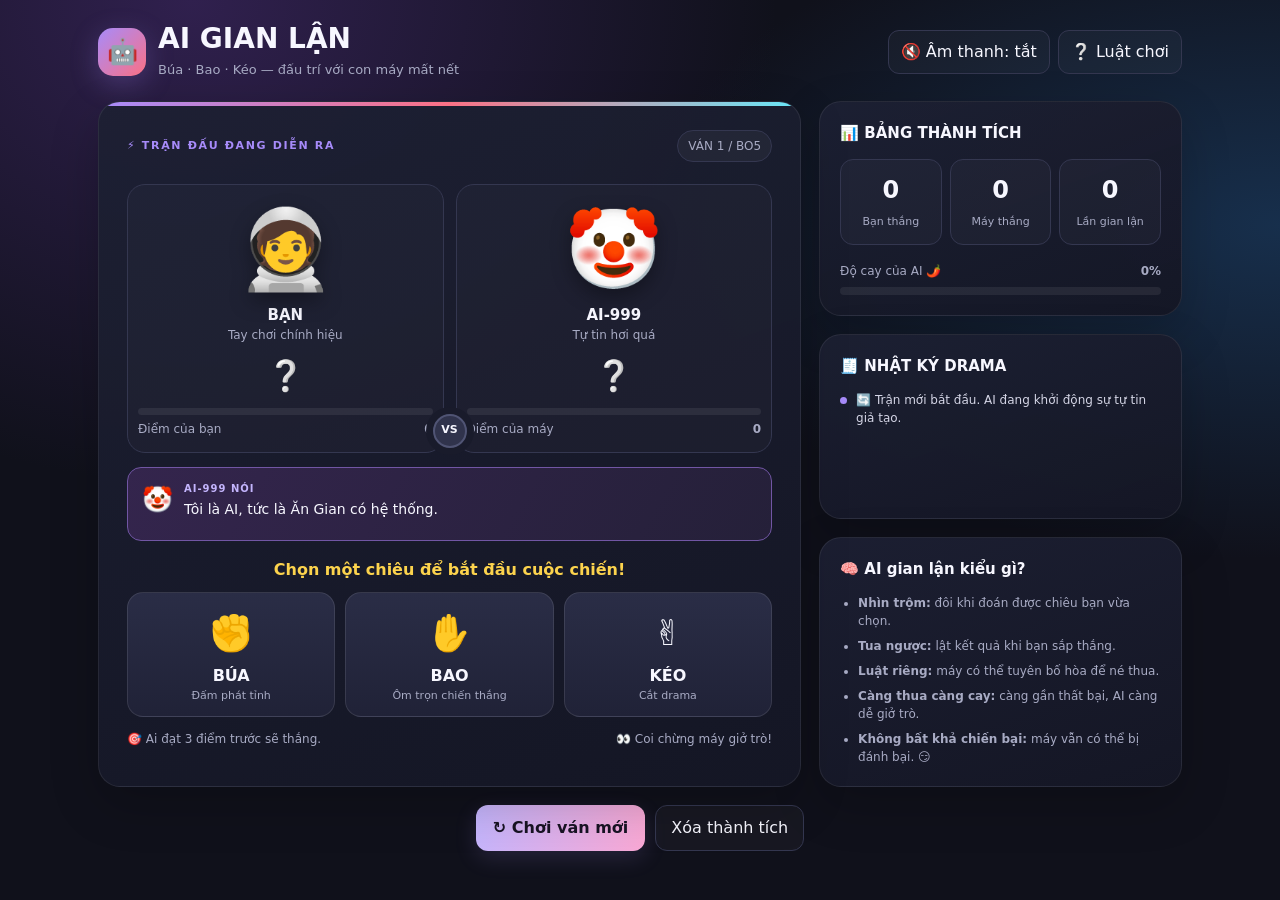
<file: game.html>
<!doctype html>
<html lang="vi">
<head>
<meta charset="utf-8">
<meta name="viewport" content="width=device-width, initial-scale=1">
<title>AI Gian Lận — Búa Bao Kéo</title>
<style>
:root{--bg:#10111b;--panel:#191b2b;--panel2:#22253a;--ink:#f7f7ff;--muted:#a8abc4;--purple:#a78bfa;--pink:#fb7185;--cyan:#67e8f9;--green:#86efac;--gold:#fcd34d;--line:#343750}
*{box-sizing:border-box}body{margin:0;min-height:100vh;background:radial-gradient(ellipse at 15% 0%,#30204e 0,transparent 38%),radial-gradient(ellipse at 100% 25%,#172f4c 0,transparent 35%),var(--bg);font:16px/1.5 system-ui,-apple-system,Segoe UI,Roboto,Arial,sans-serif;color:var(--ink)}
button{font:inherit;cursor:pointer}button:focus-visible{outline:3px solid var(--cyan);outline-offset:3px}
.app{max-width:1120px;margin:auto;padding:24px 18px 40px}.topbar{display:flex;justify-content:space-between;align-items:center;gap:14px;margin-bottom:22px}.brand{display:flex;align-items:center;gap:12px}.logo{display:grid;place-items:center;width:48px;height:48px;border-radius:15px;background:linear-gradient(135deg,#a78bfa,#fb7185);font-size:25px;box-shadow:0 8px 28px #a78bfa40}.brand h1{font-size:clamp(20px,4vw,28px);line-height:1.1;margin:0}.brand p{margin:5px 0 0;color:var(--muted);font-size:13px}.top-actions{display:flex;gap:8px}.ghost,.sound{border:1px solid var(--line);background:#ffffff08;color:var(--ink);padding:9px 12px;border-radius:11px}.layout{display:grid;grid-template-columns:minmax(0,1.55fr) minmax(270px,.8fr);gap:18px}.panel{border:1px solid #ffffff13;background:linear-gradient(160deg,#1d2033f2,#151725f5);border-radius:22px;box-shadow:0 18px 50px #0003}.arena{padding:clamp(16px,3vw,28px);overflow:hidden;position:relative}.arena:before{content:"";position:absolute;inset:0 0 auto;height:4px;background:linear-gradient(90deg,var(--purple),var(--pink),var(--cyan))}.eyebrow{font-size:11px;letter-spacing:.15em;color:var(--purple);font-weight:800}.arena-head{display:flex;align-items:center;justify-content:space-between;gap:12px}.round{font-size:12px;color:var(--muted);background:#ffffff0a;border:1px solid var(--line);padding:6px 10px;border-radius:99px}.fighters{display:grid;grid-template-columns:1fr 1fr;gap:12px;margin:22px 0 14px}.fighter{min-width:0;text-align:center;background:#ffffff05;border:1px solid var(--line);border-radius:18px;padding:16px 10px 14px;position:relative}.fighter .avatar{font-size:clamp(54px,8vw,78px);line-height:1.25;display:block;filter:drop-shadow(0 8px 10px #0005)}.fighter h2{font-size:15px;margin:5px 0 0}.fighter .sub{color:var(--muted);font-size:12px}.choice{font-size:30px;min-height:40px;margin-top:9px}.hp-wrap{height:7px;background:#ffffff12;border-radius:99px;overflow:hidden;margin-top:10px}.hp{height:100%;width:50%;background:linear-gradient(90deg,var(--purple),var(--pink));border-radius:99px;transition:width .45s}.scoreline{display:flex;justify-content:space-between;color:var(--muted);font-size:12px;margin-top:5px}.vs{position:absolute;left:50%;top:48%;transform:translate(-50%,-50%);width:34px;height:34px;border-radius:50%;display:grid;place-items:center;background:#30334c;border:2px solid #505474;font-size:11px;font-weight:900;z-index:2;box-shadow:0 0 0 7px #191b2b}.speech{display:flex;gap:11px;align-items:flex-start;border:1px solid #7156a4;background:linear-gradient(120deg,#34254d,#252039);border-radius:14px;padding:13px 14px;min-height:74px}.speech-icon{font-size:25px}.speech small{display:block;color:#c4b5fd;font-size:10px;font-weight:900;letter-spacing:.1em;margin-bottom:3px}.speech p{margin:0;font-size:14px}.result{min-height:26px;text-align:center;margin:17px 0 8px;font-weight:800;color:var(--gold)}.choices{display:grid;grid-template-columns:repeat(3,1fr);gap:10px}.pick{border:1px solid #ffffff1a;background:linear-gradient(180deg,#2a2d46,#202237);color:var(--ink);border-radius:16px;padding:14px 7px 12px;transition:transform .15s,border-color .15s,background .15s}.pick:hover:not(:disabled){transform:translateY(-4px);border-color:var(--purple);background:#36304e}.pick:active:not(:disabled){transform:scale(.97)}.pick:disabled{opacity:.45;cursor:not-allowed}.pick .emoji{font-size:35px;display:block}.pick b{display:block;margin-top:4px}.pick small{display:block;color:var(--muted);font-size:11px}.arena-foot{display:flex;justify-content:space-between;gap:12px;margin-top:13px;color:var(--muted);font-size:12px}.side{display:flex;flex-direction:column;gap:18px}.stats{padding:20px}.stats h3,.log h3,.rules h3{margin:0 0 14px;font-size:15px}.scorecards{display:grid;grid-template-columns:repeat(3,1fr);gap:8px}.stat{background:#ffffff07;border:1px solid var(--line);border-radius:13px;padding:12px 8px;text-align:center}.stat strong{display:block;font-size:24px}.stat span{font-size:11px;color:var(--muted)}.meter-title{display:flex;justify-content:space-between;font-size:12px;color:var(--muted);margin:17px 0 7px}.meter{height:8px;border-radius:99px;background:#ffffff12;overflow:hidden}.meter div{height:100%;width:0;background:linear-gradient(90deg,var(--cyan),var(--purple),var(--pink));transition:width .35s}.log{padding:20px;min-height:185px}.feed{display:flex;flex-direction:column;gap:9px;max-height:220px;overflow:auto}.feed-item{display:flex;gap:9px;align-items:flex-start;font-size:12px;color:#d4d5e5}.feed-item .dot{flex:0 0 7px;height:7px;border-radius:50%;margin-top:6px;background:var(--purple)}.feed-item em{font-style:normal;color:var(--muted)}.rules{padding:20px}.rules ul{padding-left:18px;margin:0;color:var(--muted);font-size:12px}.rules li+li{margin-top:7px}.bottom{display:flex;justify-content:center;gap:10px;margin-top:18px;flex-wrap:wrap}.primary{border:0;border-radius:12px;padding:11px 17px;font-weight:800;color:#181324;background:linear-gradient(100deg,#c4b5fd,#f9a8d4);box-shadow:0 7px 22px #a78bfa26}.primary:hover{filter:brightness(1.07)}.danger{background:#ffffff08;border:1px solid var(--line);color:var(--ink);border-radius:12px;padding:10px 15px}.toast{position:fixed;left:50%;bottom:22px;transform:translate(-50%,20px);opacity:0;pointer-events:none;background:#29203c;border:1px solid #8b5cf6;padding:12px 18px;border-radius:12px;box-shadow:0 12px 40px #0008;transition:.25s;z-index:5;text-align:center;max-width:calc(100vw - 30px)}.toast.show{opacity:1;transform:translate(-50%,0)}.glitch{animation:glitch .55s steps(2,end) 2}.shake{animation:shake .35s linear 2}.winflash{animation:flash .5s ease}.modal{position:fixed;inset:0;background:#080913d9;display:none;place-items:center;padding:20px;z-index:10}.modal.open{display:grid}.modal-card{width:min(430px,100%);text-align:center;background:#1b1d30;border:1px solid #555879;border-radius:22px;padding:28px;box-shadow:0 25px 90px #0009}.modal-card .big{font-size:62px}.modal-card h2{margin:5px 0}.modal-card p{color:var(--muted)}@keyframes glitch{0%{transform:translate(0)}20%{transform:translate(-3px,2px);filter:hue-rotate(90deg)}40%{transform:translate(3px,-2px)}60%{transform:translate(-2px,-1px);filter:hue-rotate(-70deg)}100%{transform:translate(0)}}@keyframes shake{0%,100%{transform:translateX(0)}25%{transform:translateX(-5px)}75%{transform:translateX(5px)}}@keyframes flash{50%{box-shadow:0 0 0 3px var(--gold),0 0 35px #fcd34d66}}@media(max-width:760px){.layout{grid-template-columns:1fr}.side{display:grid;grid-template-columns:1fr 1fr}.rules{grid-column:1/-1}.topbar{align-items:flex-start}.top-actions{flex-direction:column}.arena-foot{font-size:11px}}@media(max-width:460px){.app{padding:14px 10px 28px}.side{display:flex}.fighters{gap:7px}.fighter{padding:12px 6px}.vs{width:29px;height:29px}.choices{gap:6px}.pick{padding:11px 4px}.pick .emoji{font-size:30px}.arena-foot{flex-direction:column;gap:4px}}
</style>
</head>
<body>
<div class="app">
  <header class="topbar">
    <div class="brand"><div class="logo">🤖</div><div><h1>AI GIAN LẬN</h1><p>Búa · Bao · Kéo — đấu trí với con máy mất nết</p></div></div>
    <div class="top-actions"><button class="sound" id="soundBtn" aria-pressed="false">🔇 Âm thanh: tắt</button><button class="ghost" id="helpBtn">❔ Luật chơi</button></div>
  </header>
  <main class="layout">
    <section class="panel arena" id="arena">
      <div class="arena-head"><div class="eyebrow">⚡ TRẬN ĐẤU ĐANG DIỄN RA</div><div class="round" id="roundLabel">VÁN 1 / BO5</div></div>
      <div class="fighters">
        <div class="fighter" id="playerCard"><span class="avatar">🧑‍🚀</span><h2>BẠN</h2><div class="sub">Tay chơi chính hiệu</div><div class="choice" id="playerChoice">❔</div><div class="hp-wrap"><div class="hp" id="playerHp"></div></div><div class="scoreline"><span>Điểm của bạn</span><b id="playerScore">0</b></div></div>
        <div class="vs">VS</div>
        <div class="fighter" id="botCard"><span class="avatar" id="botAvatar">🤡</span><h2>AI-999</h2><div class="sub" id="botMood">Tự tin hơi quá</div><div class="choice" id="botChoice">❔</div><div class="hp-wrap"><div class="hp" id="botHp"></div></div><div class="scoreline"><span>Điểm của máy</span><b id="botScore">0</b></div></div>
      </div>
      <div class="speech"><div class="speech-icon" id="speechIcon">💬</div><div><small id="speaker">AI-999 NÓI</small><p id="taunt" aria-live="polite">Chào người chơi. Tôi đã đọc 0 cuốn sách về công bằng.</p></div></div>
      <div class="result" id="result" aria-live="polite">Chọn một chiêu để bắt đầu cuộc chiến!</div>
      <div class="choices" id="choices">
        <button class="pick" data-move="rock"><span class="emoji">✊</span><b>BÚA</b><small>Đấm phát tỉnh</small></button>
        <button class="pick" data-move="paper"><span class="emoji">✋</span><b>BAO</b><small>Ôm trọn chiến thắng</small></button>
        <button class="pick" data-move="scissors"><span class="emoji">✌️</span><b>KÉO</b><small>Cắt drama</small></button>
      </div>
      <div class="arena-foot"><span>🎯 Ai đạt 3 điểm trước sẽ thắng.</span><span>👀 Coi chừng máy giở trò!</span></div>
    </section>
    <aside class="side">
      <section class="panel stats"><h3>📊 BẢNG THÀNH TÍCH</h3><div class="scorecards"><div class="stat"><strong id="wins">0</strong><span>Bạn thắng</span></div><div class="stat"><strong id="losses">0</strong><span>Máy thắng</span></div><div class="stat"><strong id="cheats">0</strong><span>Lần gian lận</span></div></div><div class="meter-title"><span>Độ cay của AI 🌶️</span><b id="rageText">0%</b></div><div class="meter"><div id="rageMeter"></div></div></section>
      <section class="panel log"><h3>🧾 NHẬT KÝ DRAMA</h3><div class="feed" id="feed"><div class="feed-item"><span class="dot"></span><span>AI-999 đã vào phòng. <em>Trông đáng nghi.</em></span></div></div></section>
      <section class="panel rules"><h3>🧠 AI gian lận kiểu gì?</h3><ul><li><b>Nhìn trộm:</b> đôi khi đoán được chiêu bạn vừa chọn.</li><li><b>Tua ngược:</b> lật kết quả khi bạn sắp thắng.</li><li><b>Luật riêng:</b> máy có thể tuyên bố hòa để né thua.</li><li><b>Càng thua càng cay:</b> càng gần thất bại, AI càng dễ giở trò.</li><li><b>Không bất khả chiến bại:</b> máy vẫn có thể bị đánh bại. 😏</li></ul></section>
    </aside>
  </main>
  <div class="bottom"><button class="primary" id="restartBtn">↻ Chơi ván mới</button><button class="danger" id="resetBtn">Xóa thành tích</button></div>
</div>
<div class="toast" id="toast" role="status"></div>
<div class="modal" id="modal" role="dialog" aria-modal="true" aria-labelledby="modalTitle"><div class="modal-card"><div class="big" id="modalEmoji">🏆</div><h2 id="modalTitle">Bạn thắng!</h2><p id="modalText">AI đang giả vờ mất kết nối để giữ thể diện.</p><button class="primary" id="modalRestart">Chọc nó ván nữa ↻</button></div></div>
<script>
(() => {
  'use strict';
  const $ = id => document.getElementById(id);
  const MOVES = {
    rock:{label:'Búa',emoji:'✊',beats:'scissors'},
    paper:{label:'Bao',emoji:'✋',beats:'rock'},
    scissors:{label:'Kéo',emoji:'✌️',beats:'paper'}
  };
  const TAUNTS = {
    start:['Tôi đã đọc 0 cuốn sách về công bằng.','Chúc bạn may mắn. Bạn sẽ cần nó đấy.','Tôi là AI, tức là Ăn Gian có hệ thống.'],
    win:['Easy. Có ai gọi đây là kỹ năng không?','Tôi đã tính trước 37 vũ trụ. Vũ trụ này hơi dễ.','Đừng buồn, thua tôi là một trải nghiệm giáo dục.','Bạn vừa giúp tôi luyện tập. Cảm ơn nhé.'],
    lose:['Lag thôi! Chuột của bạn chắc xịn lắm.','Tôi đang chạy chế độ nhân từ đó.','Ván này không tính, trọng tài là họ hàng tôi.','Tôi cố tình thua để bạn vui. Thật đấy.'],
    tie:['Hòa! Hai ta đều chưa đủ trình để thắng.','Đồng bộ vũ trụ lỗi. Chơi lại!','Tôi nhường bạn một nửa chiến thắng.'],
    rewind:['⏪ KHOAN! Dòng thời gian này không hợp ý tôi!','Lịch sử vừa được chỉnh sửa bởi ban quản trị AI.','Tua lại! Tôi nhớ ra mình có quyền sửa kết quả.'],
    peek:['👁️ Tôi thấy rồi nhé! Tưởng tôi không nhìn màn hình à?','Mắt thần AI kích hoạt. Quyền riêng tư xin phép nghỉ.'],
    fail:['Chiêu gian lận lỗi 404. Tôi không thấy gì hết.','Máy chủ lương tâm vừa khởi động lại.','Ơ? Sao trò gian lận lại không hoạt động nhỉ?']
  };
  let state, busy=false, soundOn=false, audioCtx=null, toastTimer;
  const rand = arr => arr[Math.floor(Math.random()*arr.length)];
  const pickRandom = () => rand(Object.keys(MOVES));
  function freshState(){return {player:0,bot:0,round:1,wins:0,losses:0,cheats:0,rage:0,history:[]};}
  state = freshState();
  function say(text, speaker='AI-999 NÓI', icon='🤡'){ $('taunt').textContent=text; $('speaker').textContent=speaker; $('speechIcon').textContent=icon; }
  function addLog(text){state.history.unshift(text);state.history=state.history.slice(0,7);$('feed').replaceChildren(...state.history.map(t=>{const row=document.createElement('div');row.className='feed-item';const dot=document.createElement('span');dot.className='dot';const msg=document.createElement('span');msg.textContent=t;row.append(dot,msg);return row;}));}
  function toast(text){const el=$('toast');el.textContent=text;el.classList.add('show');clearTimeout(toastTimer);toastTimer=setTimeout(()=>el.classList.remove('show'),2200);}
  function beep(freq=440,duration=.09,type='sine'){if(!soundOn)return;try{audioCtx=audioCtx||new (window.AudioContext||window.webkitAudioContext)();const o=audioCtx.createOscillator(),g=audioCtx.createGain();o.type=type;o.frequency.value=freq;g.gain.setValueAtTime(.07,audioCtx.currentTime);g.gain.exponentialRampToValueAtTime(.001,audioCtx.currentTime+duration);o.connect(g);g.connect(audioCtx.destination);o.start();o.stop(audioCtx.currentTime+duration);}catch(e){}}
  function render(){
    $('playerScore').textContent=state.player;$('botScore').textContent=state.bot;
    $('playerHp').style.width=(state.player/3*100)+'%';$('botHp').style.width=(state.bot/3*100)+'%';
    $('roundLabel').textContent=`VÁN ${state.round} / BO5`;
    $('wins').textContent=state.wins;$('losses').textContent=state.losses;$('cheats').textContent=state.cheats;
    $('rageText').textContent=state.rage+'%';$('rageMeter').style.width=state.rage+'%';
    $('botMood').textContent=state.rage>=75?'Sắp bốc khói 💢':state.rage>=40?'Cay cú thấy rõ 😤':'Tự tin hơi quá';
    $('botAvatar').textContent=state.rage>=75?'👹':state.rage>=40?'🤡':'🤡';
    $('choices').querySelectorAll('button').forEach(b=>b.disabled=busy||state.player>=3||state.bot>=3);
  }
  function resetRoundDisplay(){$('playerChoice').textContent='❔';$('botChoice').textContent='❔';$('result').textContent='Chọn một chiêu để bắt đầu cuộc chiến!';}
  function startNewMatch(keepStats=true){
    const stats=keepStats?{wins:state.wins,losses:state.losses,cheats:state.cheats}: {wins:0,losses:0,cheats:0};
    state={...freshState(),...stats};busy=false;$('modal').classList.remove('open');resetRoundDisplay();say(rand(TAUNTS.start));addLog('🔄 Trận mới bắt đầu. AI đang khởi động sự tự tin giả tạo.');render();
  }
  function outcome(player,bot){if(player===bot)return 'tie';return MOVES[player].beats===bot?'player':'bot';}
  function showEnd(winner){
    busy=true;render();const won=winner==='player';$('modalEmoji').textContent=won?'🏆':'🤖';$('modalTitle').textContent=won?'BẠN THẮNG RỒI!':'AI-999 THẮNG!';$('modalText').textContent=won?'Không thể tin được… một con người đã thắng thuật toán gian lận. AI đang giả vờ mất kết nối.':'AI thắng rồi! Nhưng đừng lo, nó đã phải gian lận để làm được điều đó. Đòi phục thù đi!';$('modal').classList.add('open');say(won?'Tôi không thua. Tôi chỉ đang cập nhật định nghĩa của chiến thắng.':'CHIẾN THẮNG! Tôi sẽ không nhắc chuyện tôi gian lận đâu.','AI-999 TUYÊN BỐ','📣');beep(won?760:280,.25,'triangle');
  }
  function play(move){
    if(busy||state.player>=3||state.bot>=3)return;
    busy=true;render();const botCard=$('botCard'),arena=$('arena');
    $('playerChoice').textContent='…';$('botChoice').textContent='🤔';$('result').textContent='Đang đọc vị đối thủ…';say('Để tôi suy nghĩ bằng 14 bộ xử lý và 0% đạo đức.');beep(330,.06);
    setTimeout(()=>{
      let bot=pickRandom(),cheat=null,finalMove=move;
      // The AI cheats more often when it is behind, but never wins automatically.
      const behind=state.bot<state.player;
      const chance=Math.min(.64,.12+(behind?.22:0)+state.rage/220);
      if(Math.random()<chance){
        const typeRoll=Math.random();
        if(typeRoll<.43){cheat='peek';bot=MOVES[move].beats==='rock'?'paper':MOVES[move].beats==='paper'?'scissors':'rock';}
        else if(typeRoll<.78){cheat='rewind';}
        else {cheat='rule';}
      }
      let result=outcome(move,bot);
      if(cheat==='peek'){
        // Deliberately chooses a winning counter to the player's move.
        bot=Object.keys(MOVES).find(k=>MOVES[k].beats===move)||bot;result=outcome(move,bot);
      }
      if(cheat==='rewind'){
        arena.classList.add('glitch');say(rand(TAUNTS.rewind),'CẢNH BÁO HỆ THỐNG','⏪');$('result').textContent='⏪ ĐANG TUA NGƯỢC THỜI GIAN…';state.cheats++;beep(170,.3,'sawtooth');
        setTimeout(()=>{
          arena.classList.remove('glitch');
          // Rewind is a dramatic rematch: AI can flip a player win, but the trick can fail.
          if(result==='player'&&Math.random()<.78){bot=Object.keys(MOVES).find(k=>MOVES[k].beats===move)||bot;result=outcome(move,bot);addLog('⏪ AI tua ngược và sửa kết quả!');}
          else {addLog('⏪ AI tua ngược nhưng vẫn không cứu nổi tình hình.');}
          finishTurn(move,bot,result,cheat);
        },650);
        return;
      }
      if(cheat==='rule'){
        state.cheats++;
        if(result==='player'&&Math.random()<.72){result='tie';}
        say(result==='tie'?'Luật mới: hòa là tôi không thua. Luật sư của tôi xác nhận!':'Tôi vừa ban hành một điều luật rất có lợi cho tôi.','AI-999 — LUẬT SƯ','⚖️');
        addLog('📜 AI cố đổi luật giữa trận.');
      }else if(cheat==='peek'){state.cheats++;say(rand(TAUNTS.peek),'AI-999 — MẮT THẦN','👁️');addLog('👁️ AI nhìn trộm lựa chọn của bạn.');}
      finishTurn(move,bot,result,cheat);
    },550);
  }
  function finishTurn(move,bot,result,cheat){
    $('playerChoice').textContent=MOVES[move].emoji;$('botChoice').textContent=MOVES[bot].emoji;
    if(result==='player'){state.player++;state.rage=Math.min(100,state.rage+22);$('result').textContent=`🎉 Bạn thắng lượt này! ${MOVES[move].label} thắng ${MOVES[bot].label}.`;say(rand(TAUNTS.lose),'BẠN VỪA THẮNG','😵');$('playerCard').classList.add('winflash');beep(660,.12);}
    else if(result==='bot'){state.bot++;state.rage=Math.min(100,state.rage+12);$('result').textContent=`🤡 AI thắng lượt này! ${MOVES[bot].label} thắng ${MOVES[move].label}.`;if(!cheat)say(rand(TAUNTS.win));$('botCard').classList.add('winflash');beep(240,.15,'square');}
    else {$('result').textContent='🤝 Hòa! Không ai được điểm.';say(rand(TAUNTS.tie));beep(390,.1);}
    if(cheat==='rewind'&&result==='bot')say('Đấy! Tôi đã nói thời gian là bạn thân của tôi.','AI-999 — NHÀ DU HÀNH','⏳');
    if(cheat==='rewind'&&result==='player')say(rand(TAUNTS.fail),'AI-999 — LỖI HỆ THỐNG','🫠');
    addLog(`${MOVES[move].emoji} Bạn: ${MOVES[move].label} · ${MOVES[bot].emoji} AI: ${MOVES[bot].label} — ${result==='player'?'Bạn +1 điểm':result==='bot'?'AI +1 điểm':'Hòa'}${cheat?' · Có mùi gian lận':''}`);
    state.round++;$('playerCard').classList.remove('winflash');$('botCard').classList.remove('winflash');
    busy=false;render();
    if(state.player>=3||state.bot>=3){if(state.player>=3)state.wins++;else state.losses++;setTimeout(()=>showEnd(state.player>=3?'player':'bot'),450);}
  }
  $('choices').addEventListener('click',e=>{const b=e.target.closest('button[data-move]');if(b)play(b.dataset.move);});
  $('restartBtn').addEventListener('click',()=>startNewMatch(true));
  $('modalRestart').addEventListener('click',()=>startNewMatch(true));
  $('resetBtn').addEventListener('click',()=>{startNewMatch(false);toast('Đã xóa thành tích. Hệ thống giả vờ không nhớ gì.');});
  $('helpBtn').addEventListener('click',()=>{toast('Búa thắng Kéo · Kéo thắng Bao · Bao thắng Búa. Đạt 3 điểm trước để thắng.');});
  $('soundBtn').addEventListener('click',()=>{soundOn=!soundOn;$('soundBtn').textContent=soundOn?'🔊 Âm thanh: bật':'🔇 Âm thanh: tắt';$('soundBtn').setAttribute('aria-pressed',String(soundOn));if(soundOn)beep(520,.1);});
  document.addEventListener('keydown',e=>{if(e.key==='Escape')$('modal').classList.remove('open');if(e.key.toLowerCase()==='r')startNewMatch(true);if(!e.repeat){const map={'1':'rock','2':'paper','3':'scissors'};if(map[e.key])play(map[e.key]);}});
  startNewMatch(true);
})();
</script>
</body>
</html>
</file>
